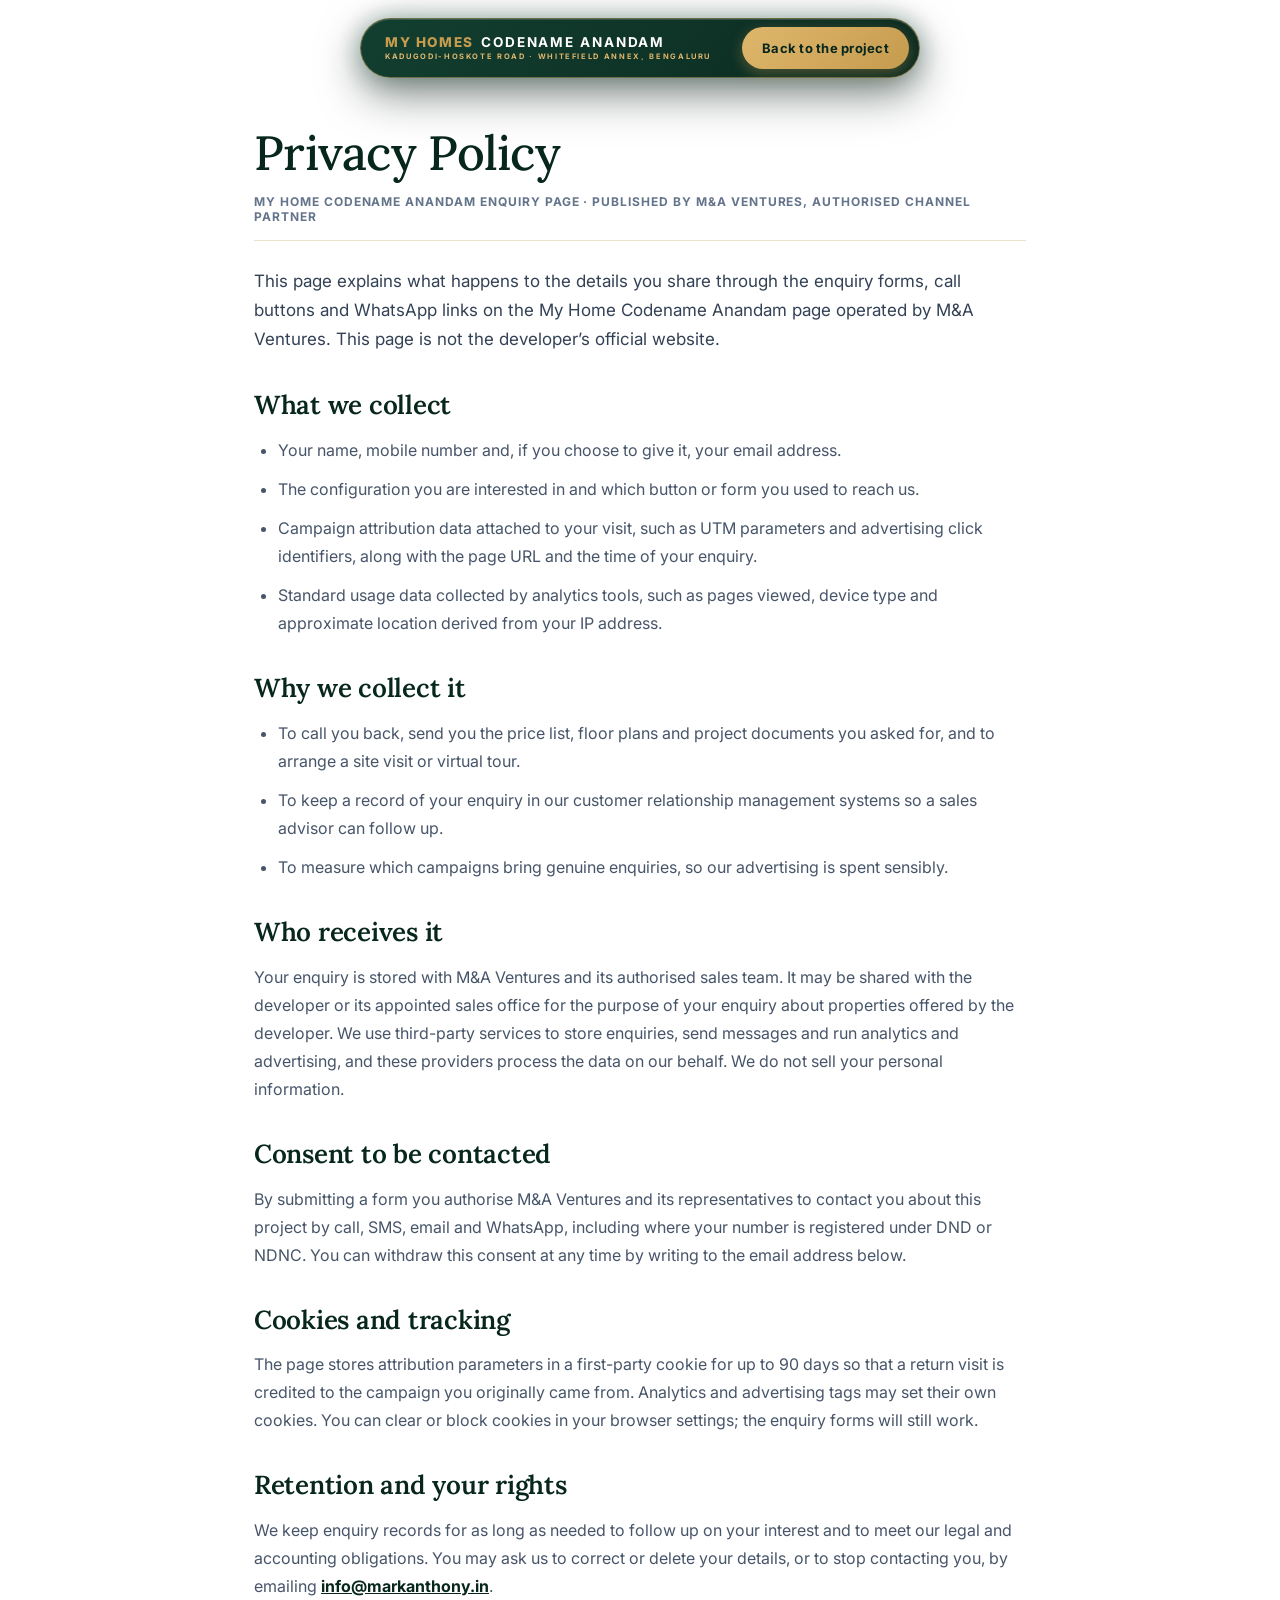
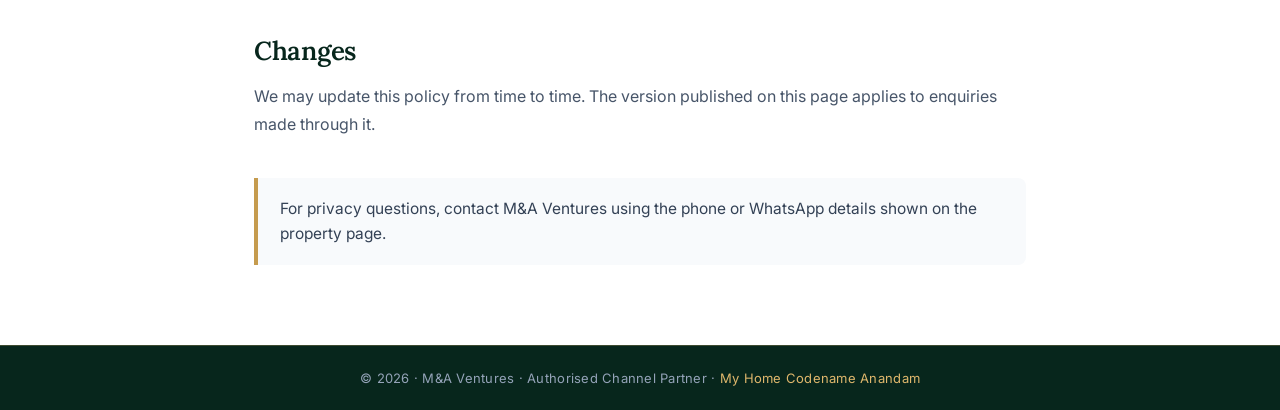
<file: privacy-policy.html>
<!DOCTYPE html>
<html lang="en-IN">
<head>
  <meta charset="UTF-8">
  <meta name="viewport" content="width=device-width, initial-scale=1.0">
  <meta name="theme-color" content="#0d3b2c">
  <meta name="description" content="Privacy policy for enquiries submitted through this property information page. Published by M&amp;A Ventures, Authorised Channel Partner for My Home Codename Anandam.">
  <title>Privacy Policy | My Home Codename Anandam · M&amp;A Ventures</title>
  <link rel="preconnect" href="https://fonts.googleapis.com">
  <link rel="preconnect" href="https://fonts.gstatic.com" crossorigin>
  <link rel="stylesheet" href="https://fonts.googleapis.com/css2?family=Inter:wght@400;500;600;700&family=Lora:ital,wght@0,400;0,500;0,600;0,700;1,400;1,600&display=swap">
  <style>
    :root {
      --navy: #0d3b2c;
      --navy-dark: #07261c;
      --gold: #c59b4e;
      --gold-light: #dfb76c;
      --serif: "Lora", Georgia, "Times New Roman", serif;
      --sans: "Inter", -apple-system, BlinkMacSystemFont, "Segoe UI", Roboto, sans-serif;
    }

    *, *::before, *::after {
      box-sizing: border-box;
    }

    /* Hide scrollbars across all browsers */
    html,
    body {
      scrollbar-width: none !important;
      -ms-overflow-style: none !important;
    }

    ::-webkit-scrollbar,
    *::-webkit-scrollbar,
    html::-webkit-scrollbar,
    body::-webkit-scrollbar {
      display: none !important;
      width: 0 !important;
      height: 0 !important;
    }

    body {
      margin: 0;
      padding: 0;
      background-color: #ffffff;
      color: #264639;
      min-height: 100vh;
      display: flex;
      flex-direction: column;
      font-family: var(--sans);
      -webkit-font-smoothing: antialiased;
      -moz-osx-font-smoothing: grayscale;
    }

    /* ==========================================================================
       Compact Floating Capsule Navbar (Exact 60px height matching landing page)
       ========================================================================== */
    .capsule-header {
      position: fixed;
      top: 18px;
      left: 50%;
      transform: translateX(-50%);
      z-index: 1000;
      width: min(560px, calc(100% - 24px));
      pointer-events: auto;
    }

    .capsule-shell {
      display: flex;
      align-items: center;
      justify-content: space-between;
      gap: 18px;
      height: 60px; /* Exact match with landing page .nav-shell */
      padding: 0 10px 0 24px;
      border-radius: 9999px;
      background: linear-gradient(135deg, rgba(13, 59, 44, 0.98) 0%, rgba(7, 38, 28, 0.98) 100%);
      border: 1.5px solid rgba(223, 183, 108, 0.45);
      box-shadow:
        0 16px 44px rgba(4, 20, 15, 0.5),
        0 0 24px rgba(19, 78, 58, 0.35),
        inset 0 1px 0 rgba(255, 255, 255, 0.15);
      backdrop-filter: blur(20px);
      -webkit-backdrop-filter: blur(20px);
    }

    .capsule-brand {
      display: flex;
      flex-direction: column;
      justify-content: center;
      text-decoration: none;
      min-width: 0;
    }

    .brand-title-wrap {
      display: inline-flex;
      align-items: center;
      gap: 7px;
      line-height: 1;
    }

    .brand-gold-text {
      font-family: var(--sans);
      font-size: 13.5px;
      font-weight: 800;
      letter-spacing: 0.12em;
      color: var(--gold, #dfb76c);
      text-transform: uppercase;
      line-height: 1;
      white-space: nowrap;
    }

    .brand-godrej-svg {
      width: 52px;
      height: 25px;
      object-fit: contain;
      filter: none;
    }

    .brand-florenne-text {
      font-size: 13.5px;
      font-weight: 700;
      letter-spacing: 0.14em;
      color: #ffffff;
      white-space: nowrap;
    }

    .capsule-subtitle {
      font-family: var(--sans);
      font-size: 7.5px;
      font-weight: 700;
      letter-spacing: 0.22em;
      text-transform: uppercase;
      color: #dfb76c; /* Same gold address color as landing page */
      line-height: 1;
      margin-top: 3px;
      white-space: nowrap;
      overflow: hidden;
      text-overflow: ellipsis;
    }

    .capsule-back-btn {
      display: inline-flex;
      align-items: center;
      justify-content: center;
      height: 42px;
      padding: 0 20px;
      border-radius: 9999px;
      background: linear-gradient(135deg, var(--gold-light) 0%, var(--gold) 100%);
      color: var(--navy-dark);
      font-family: var(--sans);
      font-size: 13px;
      font-weight: 700;
      letter-spacing: 0.02em;
      text-decoration: none;
      white-space: nowrap;
      flex-shrink: 0;
      box-shadow: 0 4px 14px rgba(197, 155, 78, 0.35);
      transition: transform 0.2s ease, box-shadow 0.2s ease, filter 0.2s ease;
    }

    .capsule-back-btn:hover,
    .capsule-back-btn:focus-visible {
      transform: translateY(-1px);
      filter: brightness(1.05);
      box-shadow: 0 6px 18px rgba(197, 155, 78, 0.5);
      outline: none;
    }

    /* ==========================================================================
       Centered Privacy Policy Content (Increased Font Size & Clean Typography)
       ========================================================================== */
    .privacy-content-wrap {
      flex: 1 0 auto;
      max-width: 820px;
      width: 100%;
      margin: 0 auto;
      padding: 125px 24px 64px;
      box-sizing: border-box;
    }

    .privacy-heading {
      font-family: var(--serif);
      font-size: clamp(38px, 5.2vw, 48px);
      font-weight: 500;
      color: var(--navy-dark);
      letter-spacing: -0.015em;
      line-height: 1.18;
      margin: 0 0 12px;
    }

    .privacy-eyebrow {
      font-size: 12px;
      font-weight: 700;
      letter-spacing: 0.08em;
      text-transform: uppercase;
      color: #64748b;
      margin: 0 0 26px;
      padding-bottom: 16px;
      border-bottom: 1px solid rgba(197, 155, 78, 0.3);
    }

    .privacy-intro {
      font-size: 17px;
      line-height: 1.72;
      color: #334155;
      margin: 0 0 32px;
    }

    .policy-section {
      margin-top: 34px;
    }

    .policy-section h2 {
      font-family: var(--serif);
      font-size: clamp(22px, 3.2vw, 26px);
      font-weight: 600;
      color: var(--navy-dark);
      letter-spacing: -0.01em;
      margin: 0 0 14px;
      line-height: 1.3;
    }

    .policy-section p {
      font-size: 16px;
      line-height: 1.75;
      color: #475569;
      margin: 0 0 16px;
    }

    .policy-section ul {
      margin: 0 0 20px;
      padding-left: 24px;
    }

    .policy-section li {
      font-size: 16px;
      line-height: 1.75;
      color: #475569;
      margin-bottom: 11px;
    }

    .policy-contact-box {
      margin-top: 40px;
      padding: 18px 22px;
      background: #f8fafc;
      border-left: 4px solid var(--gold);
      border-radius: 0 8px 8px 0;
      font-size: 15.5px;
      line-height: 1.65;
      color: #334155;
    }

    /* Footer */
    .privacy-footer {
      flex-shrink: 0;
      background: var(--navy-dark);
      color: #94a3b8;
      padding: 24px 20px;
      text-align: center;
      font-size: 13px;
      letter-spacing: 0.02em;
      border-top: 1px solid rgba(223, 183, 108, 0.25);
    }

    .privacy-footer a {
      color: var(--gold-light);
      text-decoration: none;
    }

    .privacy-footer a:hover {
      text-decoration: underline;
    }

    /* Responsive */
    @media (max-width: 600px) {
      .capsule-header {
        top: 10px;
        width: calc(100% - 16px);
      }

      .capsule-shell {
        height: 52px;
        padding: 0 8px 0 14px;
        gap: 12px;
      }

      .brand-gold-text {
      font-family: var(--sans);
      font-size: 13.5px;
      font-weight: 800;
      letter-spacing: 0.12em;
      color: var(--gold, #dfb76c);
      text-transform: uppercase;
      line-height: 1;
      white-space: nowrap;
    }

    .brand-godrej-svg {
        width: 44px;
        height: 20px;
      }

      .brand-florenne-text {
        font-size: 11.5px;
      }

      .capsule-subtitle {
        font-size: 6px;
        font-weight: 700;
        letter-spacing: 0.14em;
        color: #dfb76c;
      }

      .capsule-back-btn {
        height: 36px;
        padding: 0 14px;
        font-size: 11.5px;
      }

      .privacy-content-wrap {
        padding: 95px 18px 48px;
      }

      .privacy-heading {
        font-size: 32px;
      }

      .privacy-intro {
        font-size: 15.5px;
      }

      .policy-section h2 {
        font-size: 21px;
      }

      .policy-section p,
      .policy-section li {
        font-size: 15px;
      }
    }
  </style>
</head>
<body>

  <!-- Centered Navbar: My Home Codename Anandam address + Back to project button (Exact 60px height) -->
  <header class="capsule-header">
    <div class="capsule-shell">
      <a class="capsule-brand" href="./" aria-label="Back to My Home Codename Anandam property page">
        <div class="brand-title-wrap">
          <span class="brand-gold-text">MY HOMES</span>
          <span class="brand-florenne-text">CODENAME ANANDAM</span>
        </div>
        <span class="capsule-subtitle">KADUGODI-HOSKOTE ROAD · WHITEFIELD ANNEX, BENGALURU</span>
      </a>
      <a class="capsule-back-btn" href="./">Back to the project</a>
    </div>
  </header>

  <!-- Centered Privacy Policy Content with enhanced readability font sizing -->
  <main class="privacy-content-wrap">
    <h1 class="privacy-heading">Privacy Policy</h1>
    <p class="privacy-eyebrow">MY HOME CODENAME ANANDAM ENQUIRY PAGE · PUBLISHED BY M&amp;A VENTURES, AUTHORISED CHANNEL PARTNER</p>
    <p class="privacy-intro">This page explains what happens to the details you share through the enquiry forms, call buttons and WhatsApp links on the My Home Codename Anandam page operated by M&amp;A Ventures. This page is not the developer’s official website.</p>

    <section class="policy-section">
      <h2>What we collect</h2>
      <ul>
        <li>Your name, mobile number and, if you choose to give it, your email address.</li>
        <li>The configuration you are interested in and which button or form you used to reach us.</li>
        <li>Campaign attribution data attached to your visit, such as UTM parameters and advertising click identifiers, along with the page URL and the time of your enquiry.</li>
        <li>Standard usage data collected by analytics tools, such as pages viewed, device type and approximate location derived from your IP address.</li>
      </ul>
    </section>

    <section class="policy-section">
      <h2>Why we collect it</h2>
      <ul>
        <li>To call you back, send you the price list, floor plans and project documents you asked for, and to arrange a site visit or virtual tour.</li>
        <li>To keep a record of your enquiry in our customer relationship management systems so a sales advisor can follow up.</li>
        <li>To measure which campaigns bring genuine enquiries, so our advertising is spent sensibly.</li>
      </ul>
    </section>

    <section class="policy-section">
      <h2>Who receives it</h2>
      <p>Your enquiry is stored with M&amp;A Ventures and its authorised sales team. It may be shared with the developer or its appointed sales office for the purpose of your enquiry about properties offered by the developer. We use third-party services to store enquiries, send messages and run analytics and advertising, and these providers process the data on our behalf. We do not sell your personal information.</p>
    </section>

    <section class="policy-section">
      <h2>Consent to be contacted</h2>
      <p>By submitting a form you authorise M&amp;A Ventures and its representatives to contact you about this project by call, SMS, email and WhatsApp, including where your number is registered under DND or NDNC. You can withdraw this consent at any time by writing to the email address below.</p>
    </section>

    <section class="policy-section">
      <h2>Cookies and tracking</h2>
      <p>The page stores attribution parameters in a first-party cookie for up to 90 days so that a return visit is credited to the campaign you originally came from. Analytics and advertising tags may set their own cookies. You can clear or block cookies in your browser settings; the enquiry forms will still work.</p>
    </section>

    <section class="policy-section">
      <h2>Retention and your rights</h2>
      <p>We keep enquiry records for as long as needed to follow up on your interest and to meet our legal and accounting obligations. You may ask us to correct or delete your details, or to stop contacting you, by emailing <a style="color: #07261c; font-weight: 700; text-decoration: underline;" href="mailto:info@markanthony.in">info@markanthony.in</a>.</p>
    </section>

    <section class="policy-section">
      <h2>Changes</h2>
      <p>We may update this policy from time to time. The version published on this page applies to enquiries made through it.</p>
    </section>

    <p class="policy-contact-box">For privacy questions, contact M&amp;A Ventures using the phone or WhatsApp details shown on the property page.</p>
  </main>

  <!-- Clean Branded Footer -->
  <footer class="privacy-footer">
    &copy; <span id="policy-year">2026</span> · M&amp;A Ventures · Authorised Channel Partner · <a href="./">My Home Codename Anandam</a>
  </footer>

  <script>
    (() => {
      "use strict";
      const yr = document.getElementById("policy-year");
      if (yr) yr.textContent = new Date().getFullYear();
    })();
  </script>
</body>
</html>
</file>
